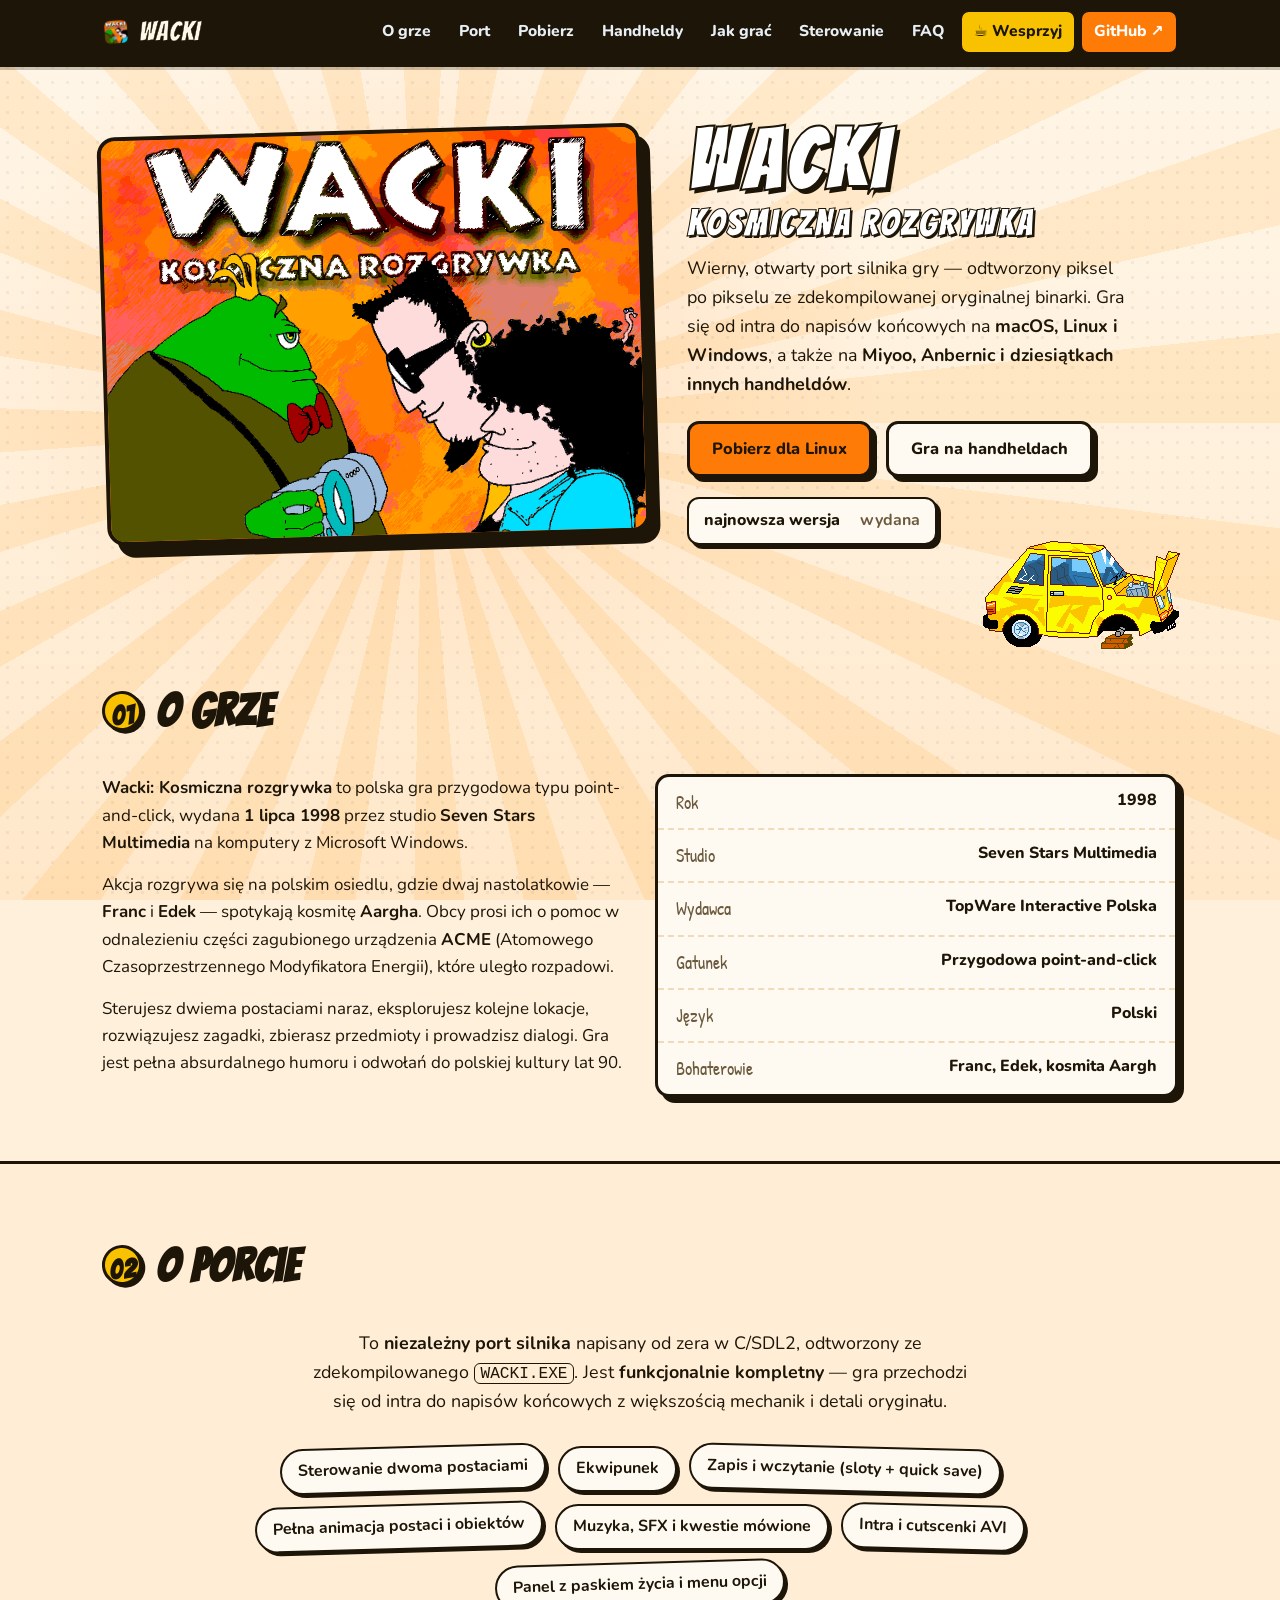
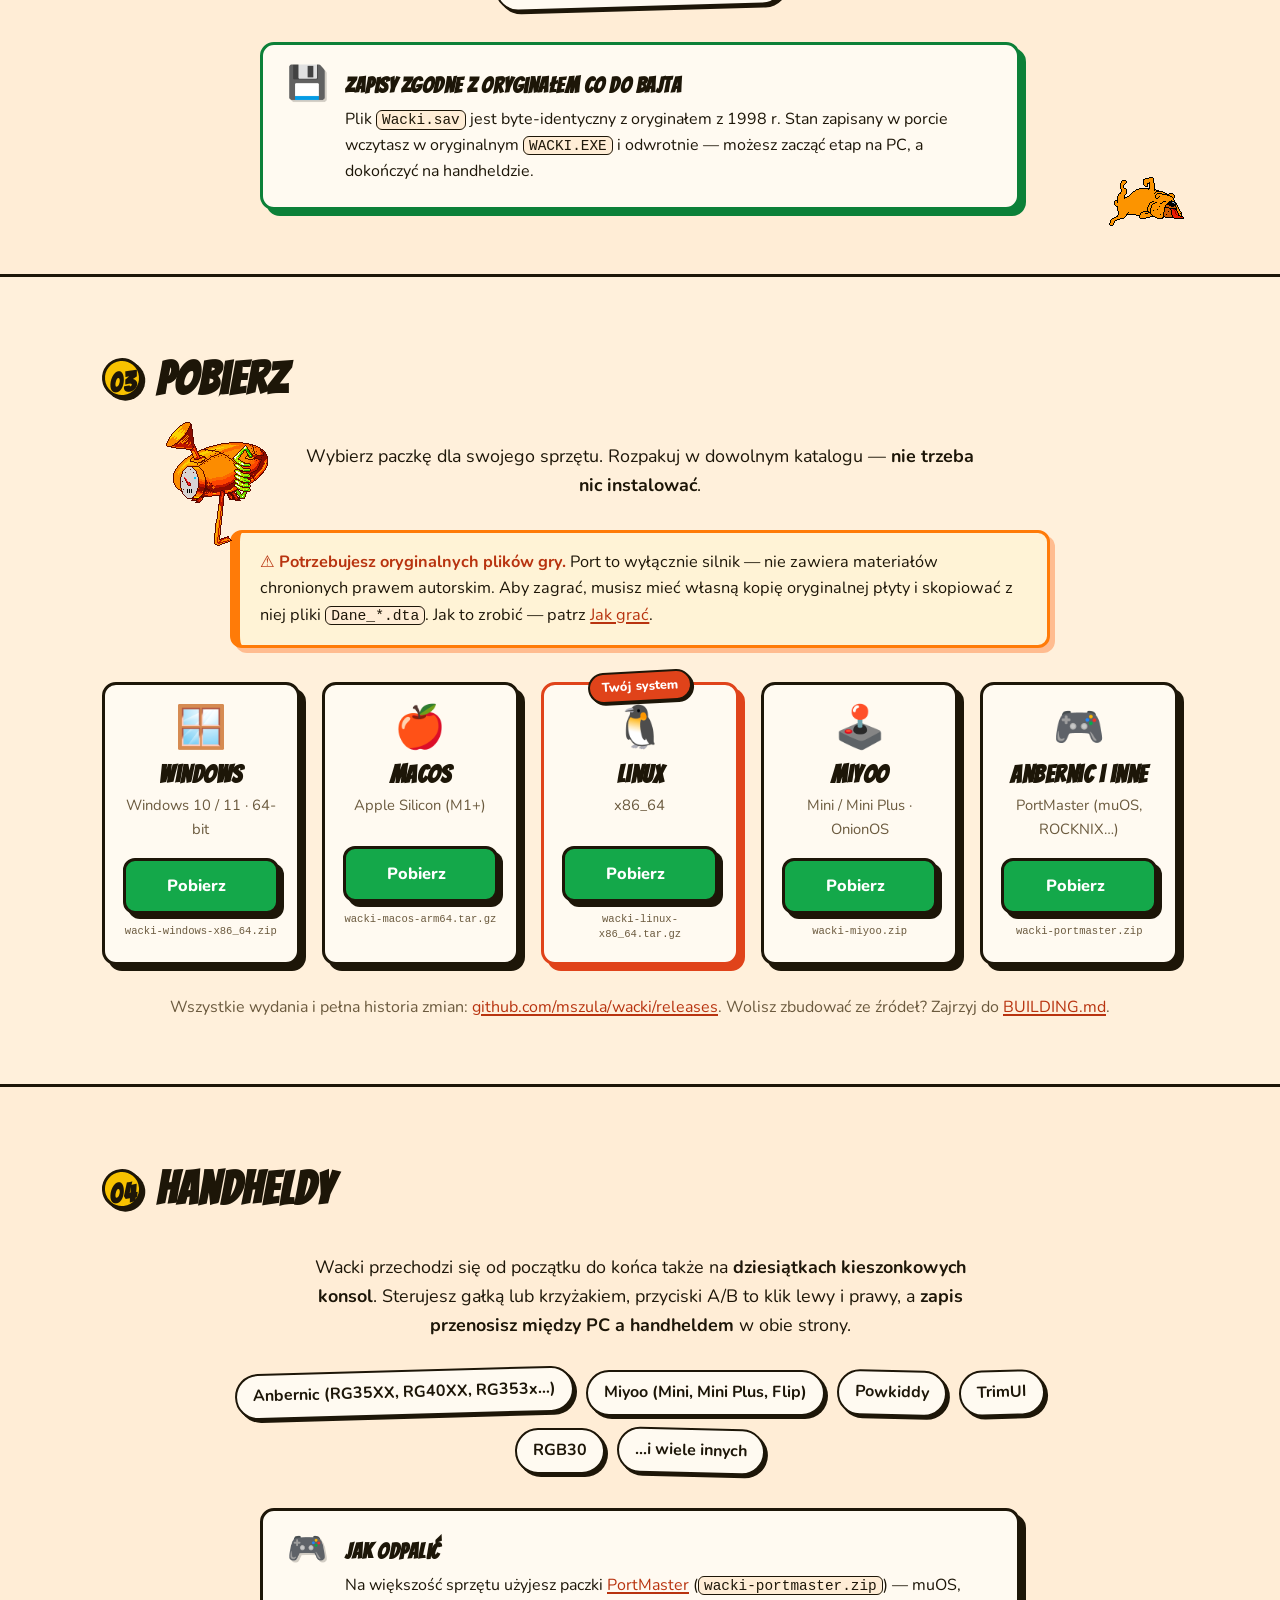
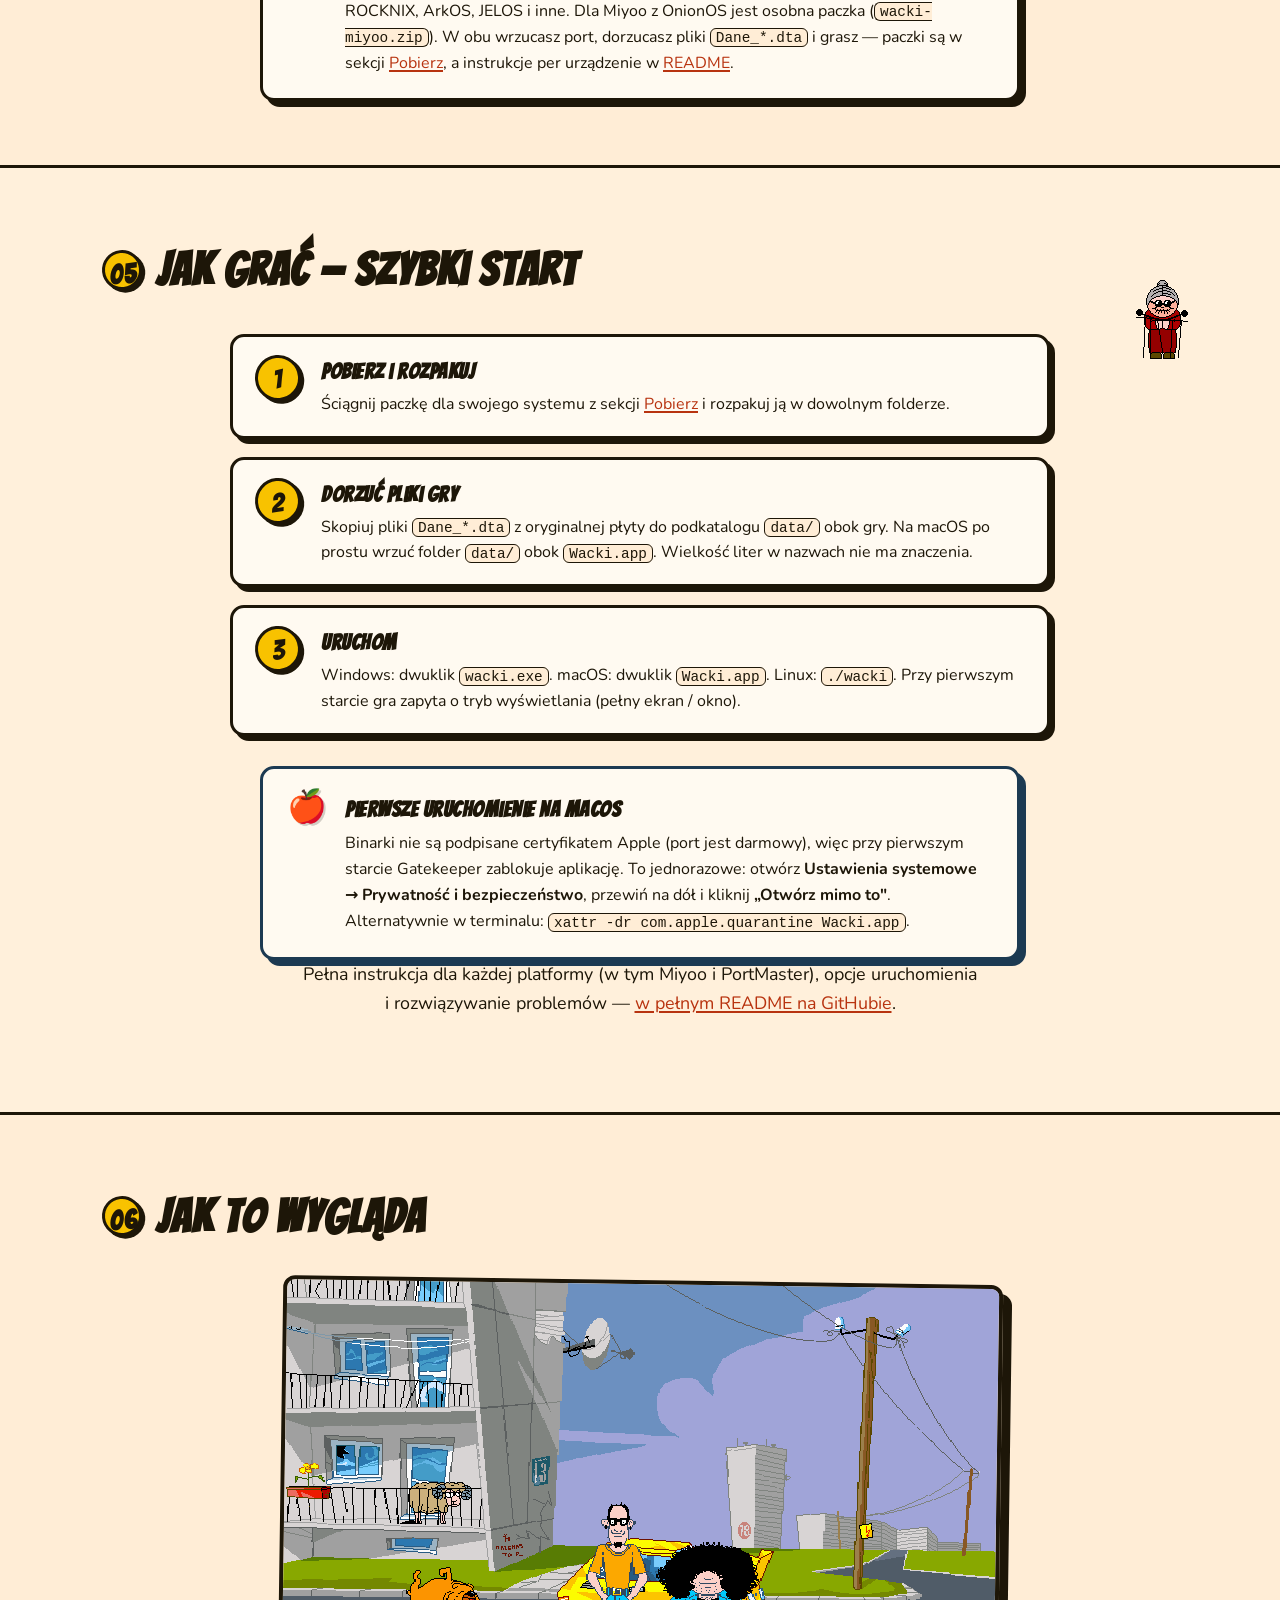
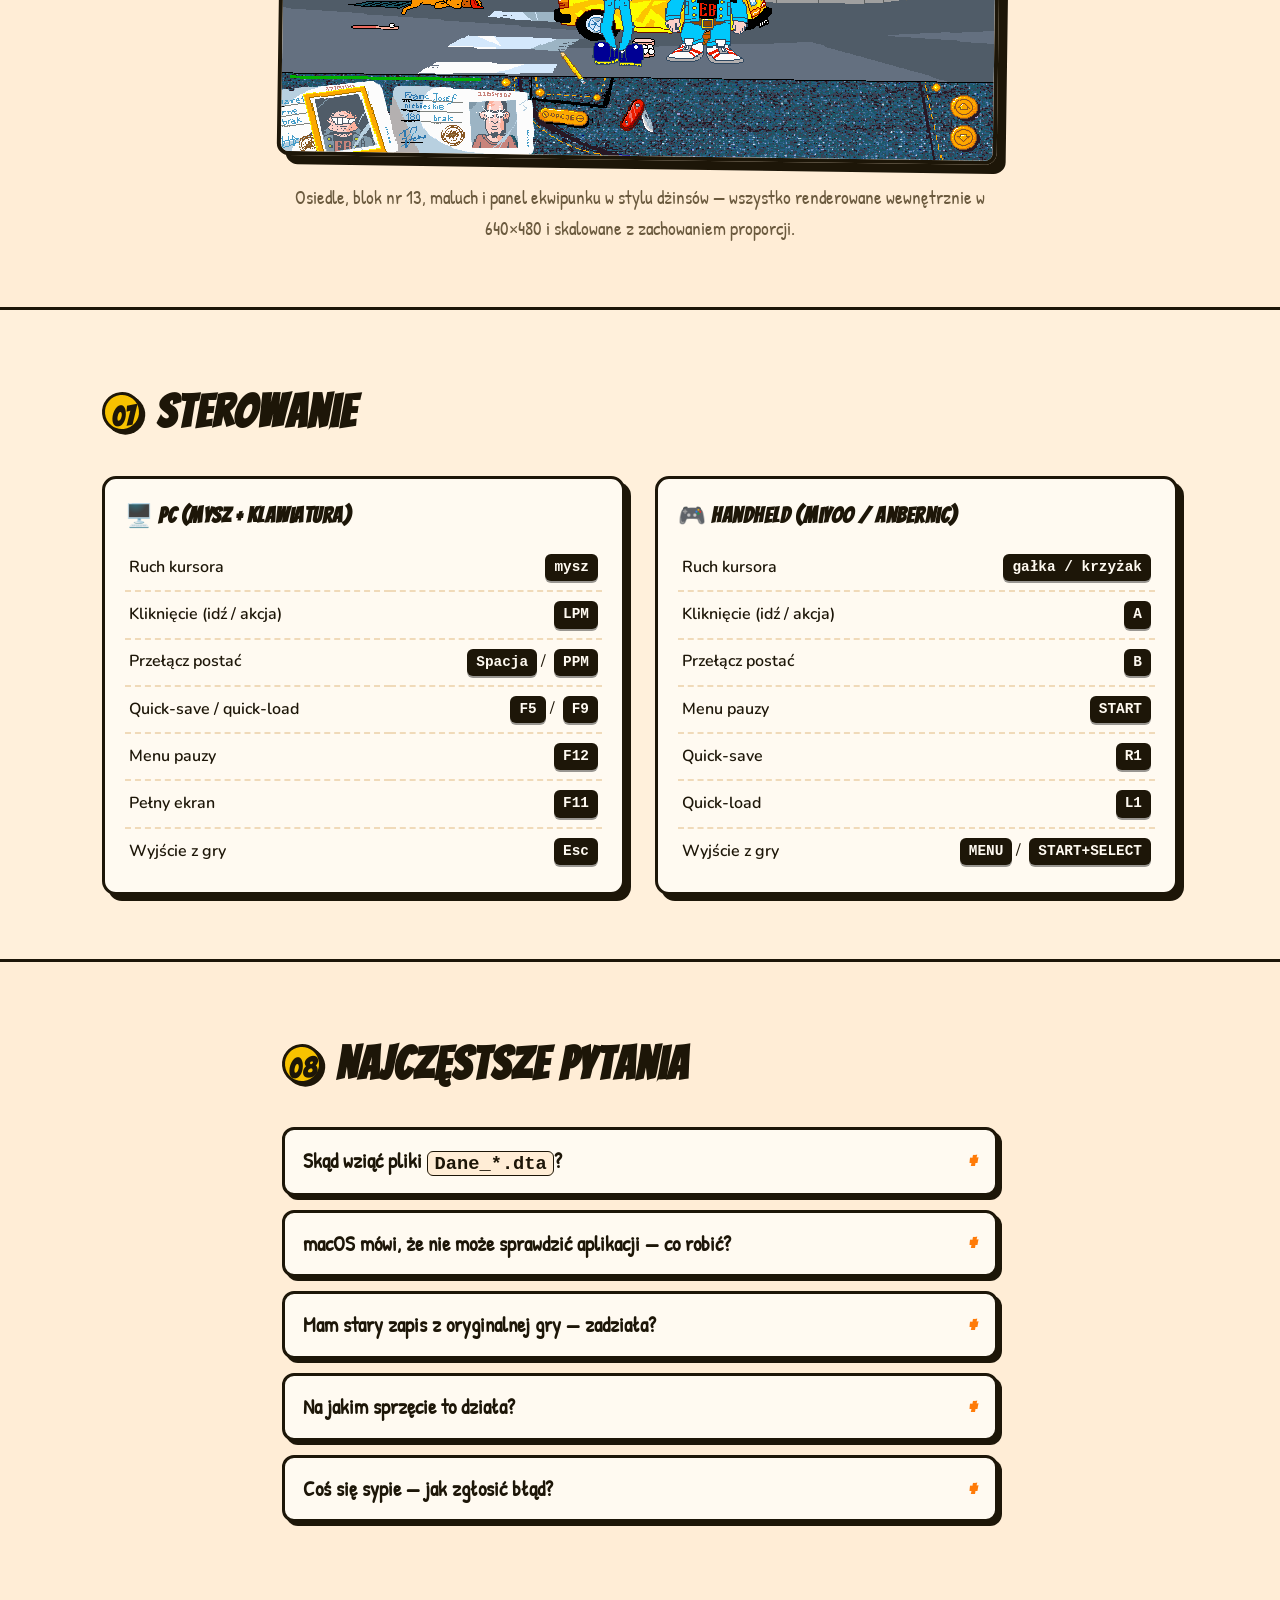
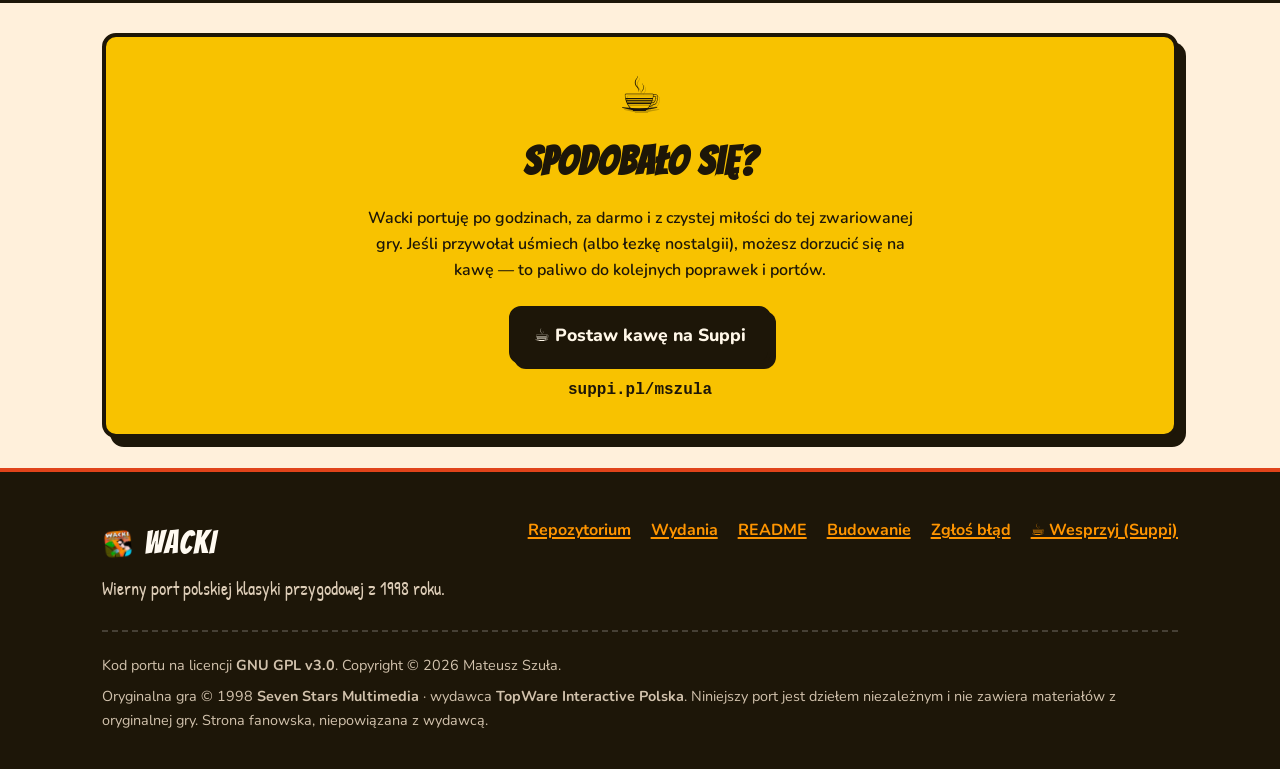
<file: website/index.html>
<!doctype html>
<html lang="pl">
  <head>
    <meta charset="utf-8" />
    <meta name="viewport" content="width=device-width, initial-scale=1" />
    <title>Wacki: Kosmiczna rozgrywka — darmowy port na PC i handheldy</title>
    <meta
      name="description"
      content="Wierny, otwarty port polskiej gry przygodowej Wacki: Kosmiczna rozgrywka (1998). Gra się od początku do końca na macOS, Linux, Windows oraz na konsolach Miyoo, Anbernic i innych (PortMaster). Pobierz za darmo."
    />
    <link rel="canonical" href="https://mszula.github.io/wacki/" />

    <meta property="og:type" content="website" />
    <meta property="og:locale" content="pl_PL" />
    <meta
      property="og:title"
      content="Wacki: Kosmiczna rozgrywka — darmowy port"
    />
    <meta
      property="og:description"
      content="Wierny port polskiej gry przygodowej z 1998 r. Gra się od początku do końca na PC i dziesiątkach handheldów. Pobierz za darmo."
    />
    <meta property="og:url" content="https://mszula.github.io/wacki/" />
    <meta property="og:image" content="assets/cover.png" />
    <meta name="twitter:card" content="summary_large_image" />

    <link
      rel="icon"
      type="image/png"
      sizes="32x32"
      href="assets/favicon-32.png"
    />
    <link
      rel="icon"
      type="image/png"
      sizes="16x16"
      href="assets/favicon-16.png"
    />
    <link rel="apple-touch-icon" href="assets/apple-touch-icon.png" />
    <meta name="theme-color" content="#e8330d" />

    <link rel="preconnect" href="https://fonts.googleapis.com" />
    <link rel="preconnect" href="https://fonts.gstatic.com" crossorigin />
    <link
      href="https://fonts.googleapis.com/css2?family=Bangers&family=Patrick+Hand&family=Nunito:wght@400;600;700;800&display=swap"
      rel="stylesheet"
    />

    <link rel="stylesheet" href="styles.css" />
  </head>
  <body>
    <header class="nav" id="top">
      <div class="nav__inner">
        <a class="nav__brand" href="#top">
          <img src="assets/favicon-32.png" alt="" width="28" height="28" />
          <span>WACKI</span>
        </a>
        <button class="nav__burger" aria-label="Menu" aria-expanded="false">
          <span></span><span></span><span></span>
        </button>
        <nav class="nav__links" aria-label="Główne">
          <a href="#o-grze">O grze</a>
          <a href="#status">Port</a>
          <a href="#pobierz">Pobierz</a>
          <a href="#handheldy">Handheldy</a>
          <a href="#start">Jak grać</a>
          <a href="#sterowanie">Sterowanie</a>
          <a href="#faq">FAQ</a>
          <a class="nav__support" href="#wesprzyj">☕ Wesprzyj</a>
          <a
            class="nav__gh"
            href="https://github.com/mszula/wacki"
            target="_blank"
            rel="noopener"
            >GitHub ↗</a
          >
        </nav>
      </div>
    </header>

    <section class="hero">
      <div class="hero__art">
        <img
          src="assets/cover.png"
          alt="Wacki: Kosmiczna rozgrywka — kosmita Aargh oraz dwaj nastolatkowie Franc i Edek"
          width="640"
          height="480"
        />
      </div>
      <div class="hero__body">
        <h1 class="hero__title">Wacki<span>Kosmiczna rozgrywka</span></h1>
        <p class="hero__lead">
          Wierny, otwarty port silnika gry — odtworzony piksel po pikselu ze
          zdekompilowanej oryginalnej binarki. Gra się od intra do napisów
          końcowych na <strong>macOS, Linux i Windows</strong>, a także na
          <strong>Miyoo, Anbernic i dziesiątkach innych handheldów</strong>.
        </p>
        <div class="hero__cta">
          <a class="btn btn--primary" id="hero-download" href="#pobierz"
            >Pobierz za darmo</a
          >
          <a class="btn btn--ghost" href="#handheldy">Gra na handheldach</a>
        </div>
        <div class="rel">
          <span class="rel__badge">najnowsza wersja</span>
          <span class="rel__ver" id="rel-ver"></span>
          <span class="rel__date">wydana <strong id="rel-date"></strong></span>
        </div>
      </div>
      <img
        class="deco deco--maluch"
        src="assets/px-maluch.png"
        alt=""
        aria-hidden="true"
      />
    </section>

    <main>
      <section class="section" id="o-grze">
        <div class="wrap">
          <h2 class="h2"><span class="h2__tag">01</span> O grze</h2>
          <div class="grid grid--2">
            <div class="prose">
              <p>
                <strong>Wacki: Kosmiczna rozgrywka</strong> to polska gra
                przygodowa typu point-and-click, wydana
                <strong>1 lipca 1998</strong> przez studio
                <strong>Seven Stars Multimedia</strong> na komputery z Microsoft
                Windows.
              </p>
              <p>
                Akcja rozgrywa się na polskim osiedlu, gdzie dwaj nastolatkowie
                —
                <strong>Franc</strong> i <strong>Edek</strong> — spotykają
                kosmitę <strong>Aargha</strong>. Obcy prosi ich o pomoc w
                odnalezieniu części zagubionego urządzenia
                <strong>ACME</strong> (Atomowego Czasoprzestrzennego
                Modyfikatora Energii), które uległo rozpadowi.
              </p>
              <p>
                Sterujesz dwiema postaciami naraz, eksplorujesz kolejne lokacje,
                rozwiązujesz zagadki, zbierasz przedmioty i prowadzisz dialogi.
                Gra jest pełna absurdalnego humoru i odwołań do polskiej kultury
                lat 90.
              </p>
            </div>
            <ul class="facts">
              <li>
                <span class="facts__k">Rok</span
                ><span class="facts__v">1998</span>
              </li>
              <li>
                <span class="facts__k">Studio</span
                ><span class="facts__v">Seven Stars Multimedia</span>
              </li>
              <li>
                <span class="facts__k">Wydawca</span
                ><span class="facts__v">TopWare Interactive Polska</span>
              </li>
              <li>
                <span class="facts__k">Gatunek</span
                ><span class="facts__v">Przygodowa point-and-click</span>
              </li>
              <li>
                <span class="facts__k">Język</span
                ><span class="facts__v">Polski</span>
              </li>
              <li>
                <span class="facts__k">Bohaterowie</span
                ><span class="facts__v">Franc, Edek, kosmita Aargh</span>
              </li>
            </ul>
          </div>
        </div>
      </section>

      <section class="section section--alt" id="status">
        <div class="wrap">
          <h2 class="h2"><span class="h2__tag">02</span> O porcie</h2>
          <p class="lead-center">
            To <strong>niezależny port silnika</strong> napisany od zera w
            C/SDL2, odtworzony ze zdekompilowanego <code>WACKI.EXE</code>. Jest
            <strong>funkcjonalnie kompletny</strong> — gra przechodzi się od
            intra do napisów końcowych z większością mechanik i detali
            oryginału.
          </p>
          <ul class="chips">
            <li>Sterowanie dwoma postaciami</li>
            <li>Ekwipunek</li>
            <li>Zapis i wczytanie (sloty + quick save)</li>
            <li>Pełna animacja postaci i obiektów</li>
            <li>Muzyka, SFX i kwestie mówione</li>
            <li>Intra i cutscenki AVI</li>
            <li>Panel z paskiem życia i menu opcji</li>
          </ul>
          <div class="callout callout--save">
            <div class="callout__icon">💾</div>
            <div>
              <h3>Zapisy zgodne z oryginałem co do bajta</h3>
              <p>
                Plik <code>Wacki.sav</code> jest byte-identyczny z oryginałem z
                1998 r. Stan zapisany w porcie wczytasz w oryginalnym
                <code>WACKI.EXE</code> i odwrotnie — możesz zacząć etap na PC, a
                dokończyć na handheldzie.
              </p>
            </div>
          </div>
          <img
            class="deco deco--pies"
            src="assets/px-pies.png"
            alt=""
            aria-hidden="true"
          />
        </div>
      </section>

      <section class="section" id="pobierz">
        <div class="wrap">
          <h2 class="h2"><span class="h2__tag">03</span> Pobierz</h2>
          <img
            class="deco deco--rocket"
            src="assets/px-rocket.png"
            alt=""
            aria-hidden="true"
          />
          <p class="lead-center">
            Wybierz paczkę dla swojego sprzętu. Rozpakuj w dowolnym katalogu —
            <strong>nie trzeba nic instalować</strong>.
          </p>

          <div class="notice">
            <strong>⚠️ Potrzebujesz oryginalnych plików gry.</strong>
            Port to wyłącznie silnik — nie zawiera materiałów chronionych prawem
            autorskim. Aby zagrać, musisz mieć własną kopię oryginalnej płyty i
            skopiować z niej pliki <code>Dane_*.dta</code>. Jak to zrobić —
            patrz <a href="#start">Jak grać</a>.
          </div>

          <div class="cards" id="download-cards">
            <article
              class="card"
              data-platform="windows"
              data-asset="wacki-windows-x86_64.zip"
            >
              <div class="card__os">🪟</div>
              <h3>Windows</h3>
              <p class="card__sub">Windows 10 / 11 · 64-bit</p>
              <a
                class="btn btn--dl"
                href="https://github.com/mszula/wacki/releases/latest/download/wacki-windows-x86_64.zip"
                >Pobierz <span class="card__size"></span
              ></a>
              <p class="card__file">wacki-windows-x86_64.zip</p>
            </article>

            <article
              class="card"
              data-platform="mac"
              data-asset="wacki-macos-arm64.tar.gz"
            >
              <div class="card__os">🍎</div>
              <h3>macOS</h3>
              <p class="card__sub">Apple Silicon (M1+)</p>
              <a
                class="btn btn--dl"
                href="https://github.com/mszula/wacki/releases/latest/download/wacki-macos-arm64.tar.gz"
                >Pobierz <span class="card__size"></span
              ></a>
              <p class="card__file">wacki-macos-arm64.tar.gz</p>
            </article>

            <article
              class="card"
              data-platform="linux"
              data-asset="wacki-linux-x86_64.tar.gz"
            >
              <div class="card__os">🐧</div>
              <h3>Linux</h3>
              <p class="card__sub">x86_64</p>
              <a
                class="btn btn--dl"
                href="https://github.com/mszula/wacki/releases/latest/download/wacki-linux-x86_64.tar.gz"
                >Pobierz <span class="card__size"></span
              ></a>
              <p class="card__file">wacki-linux-x86_64.tar.gz</p>
            </article>

            <article
              class="card"
              data-platform="miyoo"
              data-asset="wacki-miyoo.zip"
            >
              <div class="card__os">🕹️</div>
              <h3>Miyoo</h3>
              <p class="card__sub">Mini / Mini Plus · OnionOS</p>
              <a
                class="btn btn--dl"
                href="https://github.com/mszula/wacki/releases/latest/download/wacki-miyoo.zip"
                >Pobierz <span class="card__size"></span
              ></a>
              <p class="card__file">wacki-miyoo.zip</p>
            </article>

            <article
              class="card"
              data-platform="portmaster"
              data-asset="wacki-portmaster.zip"
            >
              <div class="card__os">🎮</div>
              <h3>Anbernic i inne</h3>
              <p class="card__sub">PortMaster (muOS, ROCKNIX…)</p>
              <a
                class="btn btn--dl"
                href="https://github.com/mszula/wacki/releases/latest/download/wacki-portmaster.zip"
                >Pobierz <span class="card__size"></span
              ></a>
              <p class="card__file">wacki-portmaster.zip</p>
            </article>
          </div>

          <p class="cards__foot">
            Wszystkie wydania i pełna historia zmian:
            <a
              href="https://github.com/mszula/wacki/releases"
              target="_blank"
              rel="noopener"
              >github.com/mszula/wacki/releases</a
            >. Wolisz zbudować ze źródeł? Zajrzyj do
            <a
              href="https://github.com/mszula/wacki/blob/master/BUILDING.md"
              target="_blank"
              rel="noopener"
              >BUILDING.md</a
            >.
          </p>
        </div>
      </section>

      <section class="section section--alt" id="handheldy">
        <div class="wrap">
          <h2 class="h2"><span class="h2__tag">04</span> Handheldy</h2>
          <p class="lead-center">
            Wacki przechodzi się od początku do końca także na
            <strong>dziesiątkach kieszonkowych konsol</strong>. Sterujesz gałką
            lub krzyżakiem, przyciski A/B to klik lewy i prawy, a
            <strong>zapis przenosisz między PC a handheldem</strong>
            w obie strony.
          </p>

          <ul class="chips">
            <li>Anbernic (RG35XX, RG40XX, RG353x…)</li>
            <li>Miyoo (Mini, Mini Plus, Flip)</li>
            <li>Powkiddy</li>
            <li>TrimUI</li>
            <li>RGB30</li>
            <li>…i wiele innych</li>
          </ul>

          <div class="callout">
            <div class="callout__icon">🎮</div>
            <div>
              <h3>Jak odpalić</h3>
              <p>
                Na większość sprzętu użyjesz paczki
                <a
                  href="https://portmaster.games/"
                  target="_blank"
                  rel="noopener"
                  >PortMaster</a
                >
                (<code>wacki-portmaster.zip</code>) — muOS, ROCKNIX, ArkOS,
                JELOS i inne. Dla Miyoo z OnionOS jest osobna paczka
                (<code>wacki-miyoo.zip</code>). W obu wrzucasz port, dorzucasz
                pliki <code>Dane_*.dta</code> i grasz — paczki są w sekcji
                <a href="#pobierz">Pobierz</a>, a instrukcje per urządzenie w
                <a
                  href="https://github.com/mszula/wacki/blob/master/README.md"
                  target="_blank"
                  rel="noopener"
                  >README</a
                >.
              </p>
            </div>
          </div>
        </div>
      </section>

      <section class="section" id="start">
        <div class="wrap">
          <h2 class="h2">
            <span class="h2__tag">05</span> Jak grać — szybki start
          </h2>
          <img
            class="deco deco--babcia"
            src="assets/px-babcia.png"
            alt=""
            aria-hidden="true"
          />
          <ol class="steps">
            <li class="step">
              <div class="step__n">1</div>
              <div>
                <h3>Pobierz i rozpakuj</h3>
                <p>
                  Ściągnij paczkę dla swojego systemu z sekcji
                  <a href="#pobierz">Pobierz</a> i rozpakuj ją w dowolnym
                  folderze.
                </p>
              </div>
            </li>
            <li class="step">
              <div class="step__n">2</div>
              <div>
                <h3>Dorzuć pliki gry</h3>
                <p>
                  Skopiuj pliki <code>Dane_*.dta</code> z oryginalnej płyty do
                  podkatalogu <code>data/</code> obok gry. Na macOS po prostu
                  wrzuć folder <code>data/</code> obok <code>Wacki.app</code>.
                  Wielkość liter w nazwach nie ma znaczenia.
                </p>
              </div>
            </li>
            <li class="step">
              <div class="step__n">3</div>
              <div>
                <h3>Uruchom</h3>
                <p>
                  Windows: dwuklik <code>wacki.exe</code>. macOS: dwuklik
                  <code>Wacki.app</code>. Linux: <code>./wacki</code>. Przy
                  pierwszym starcie gra zapyta o tryb wyświetlania (pełny ekran
                  / okno).
                </p>
              </div>
            </li>
          </ol>

          <div class="callout callout--mac">
            <div class="callout__icon">🍎</div>
            <div>
              <h3>Pierwsze uruchomienie na macOS</h3>
              <p>
                Binarki nie są podpisane certyfikatem Apple (port jest darmowy),
                więc przy pierwszym starcie Gatekeeper zablokuje aplikację. To
                jednorazowe: otwórz
                <strong
                  >Ustawienia systemowe → Prywatność i bezpieczeństwo</strong
                >, przewiń na dół i kliknij <strong>„Otwórz mimo to"</strong>.
                Alternatywnie w terminalu:
                <code>xattr -dr com.apple.quarantine Wacki.app</code>.
              </p>
            </div>
          </div>

          <p class="lead-center">
            Pełna instrukcja dla każdej platformy (w tym Miyoo i PortMaster),
            opcje uruchomienia i rozwiązywanie problemów —
            <a
              href="https://github.com/mszula/wacki/blob/master/README.md"
              target="_blank"
              rel="noopener"
              >w pełnym README na GitHubie</a
            >.
          </p>
        </div>
      </section>

      <section class="section section--alt" id="galeria">
        <div class="wrap">
          <h2 class="h2"><span class="h2__tag">06</span> Jak to wygląda</h2>
          <figure class="shot">
            <img
              src="assets/screenshot-gameplay.png"
              alt="Zrzut ekranu z gry: osiedle z blokiem nr 13, żółty maluch, Franc i Edek na jezdni, panel ekwipunku w stylu dżinsów na dole"
              width="640"
              height="480"
              loading="lazy"
            />
            <figcaption>
              Osiedle, blok nr 13, maluch i panel ekwipunku w stylu dżinsów —
              wszystko renderowane wewnętrznie w 640×480 i skalowane z
              zachowaniem proporcji.
            </figcaption>
          </figure>
        </div>
      </section>

      <section class="section" id="sterowanie">
        <div class="wrap">
          <h2 class="h2"><span class="h2__tag">07</span> Sterowanie</h2>
          <div class="grid grid--2">
            <div class="ctrl">
              <h3 class="ctrl__h">🖥️ PC (mysz + klawiatura)</h3>
              <table class="ktab">
                <tbody>
                  <tr>
                    <td>Ruch kursora</td>
                    <td><kbd>mysz</kbd></td>
                  </tr>
                  <tr>
                    <td>Kliknięcie (idź / akcja)</td>
                    <td><kbd>LPM</kbd></td>
                  </tr>
                  <tr>
                    <td>Przełącz postać</td>
                    <td><kbd>Spacja</kbd> / <kbd>PPM</kbd></td>
                  </tr>
                  <tr>
                    <td>Quick-save / quick-load</td>
                    <td><kbd>F5</kbd> / <kbd>F9</kbd></td>
                  </tr>
                  <tr>
                    <td>Menu pauzy</td>
                    <td><kbd>F12</kbd></td>
                  </tr>
                  <tr>
                    <td>Pełny ekran</td>
                    <td><kbd>F11</kbd></td>
                  </tr>
                  <tr>
                    <td>Wyjście z gry</td>
                    <td><kbd>Esc</kbd></td>
                  </tr>
                </tbody>
              </table>
            </div>
            <div class="ctrl">
              <h3 class="ctrl__h">🎮 Handheld (Miyoo / Anbernic)</h3>
              <table class="ktab">
                <tbody>
                  <tr>
                    <td>Ruch kursora</td>
                    <td><kbd>gałka / krzyżak</kbd></td>
                  </tr>
                  <tr>
                    <td>Kliknięcie (idź / akcja)</td>
                    <td><kbd>A</kbd></td>
                  </tr>
                  <tr>
                    <td>Przełącz postać</td>
                    <td><kbd>B</kbd></td>
                  </tr>
                  <tr>
                    <td>Menu pauzy</td>
                    <td><kbd>START</kbd></td>
                  </tr>
                  <tr>
                    <td>Quick-save</td>
                    <td><kbd>R1</kbd></td>
                  </tr>
                  <tr>
                    <td>Quick-load</td>
                    <td><kbd>L1</kbd></td>
                  </tr>
                  <tr>
                    <td>Wyjście z gry</td>
                    <td><kbd>MENU</kbd> / <kbd>START+SELECT</kbd></td>
                  </tr>
                </tbody>
              </table>
            </div>
          </div>
        </div>
      </section>

      <section class="section section--alt" id="faq">
        <div class="wrap wrap--narrow">
          <h2 class="h2">
            <span class="h2__tag">08</span> Najczęstsze pytania
          </h2>

          <details class="faq">
            <summary>Skąd wziąć pliki <code>Dane_*.dta</code>?</summary>
            <p>
              Z własnej, oryginalnej płyty z grą
              <em>Wacki: Kosmiczna rozgrywka</em>. Port nie zawiera i nie
              rozprowadza materiałów z gry — to silnik, do którego podajesz
              własne dane. Pliki znajdziesz w głównym katalogu płyty.
            </p>
          </details>

          <details class="faq">
            <summary>
              macOS mówi, że nie może sprawdzić aplikacji — co robić?
            </summary>
            <p>
              To normalne dla niepodpisanych, darmowych aplikacji. Otwórz
              <strong>Ustawienia systemowe → Prywatność i bezpieczeństwo</strong
              >, przewiń na dół i kliknij <strong>„Otwórz mimo to"</strong>.
              Albo w terminalu:
              <code>xattr -dr com.apple.quarantine Wacki.app</code>. Blokada
              jest jednorazowa.
            </p>
          </details>

          <details class="faq">
            <summary>Mam stary zapis z oryginalnej gry — zadziała?</summary>
            <p>
              Tak! Format <code>Wacki.sav</code> jest byte-identyczny z
              oryginałem z 1998 r. Zapisy działają w obie strony — z oryginału
              do portu i z portu z powrotem do <code>WACKI.EXE</code>.
            </p>
          </details>

          <details class="faq">
            <summary>Na jakim sprzęcie to działa?</summary>
            <p>
              Na PC: macOS (Apple Silicon), Linux x86_64, Windows 10/11. Na
              handheldach: Miyoo Mini / Mini Plus (OnionOS) oraz — przez
              PortMaster — Anbernic (RG35XX, RG40XX, RG353x i wiele innych),
              Powkiddy, TrimUI, RGB30, Miyoo Flip i dziesiątki kolejnych
              urządzeń.
            </p>
          </details>

          <details class="faq">
            <summary>Coś się sypie — jak zgłosić błąd?</summary>
            <p>
              Otwórz zgłoszenie na
              <a
                href="https://github.com/mszula/wacki/issues/new/choose"
                target="_blank"
                rel="noopener"
                >GitHubie</a
              >. Dołącz wersję portu, platformę i — jeśli to błąd wizualny —
              zrzut ekranu. Szczegóły (gdzie znaleźć <code>wacki.log</code>) są
              w README.
            </p>
          </details>
        </div>
      </section>

      <section class="support" id="wesprzyj">
        <div class="support__inner">
          <span class="support__mug" aria-hidden="true">☕</span>
          <h2 class="support__h">Spodobało się?</h2>
          <p class="support__p">
            Wacki portuję po godzinach, za darmo i z czystej miłości do tej
            zwariowanej gry. Jeśli przywołał uśmiech (albo łezkę nostalgii),
            możesz dorzucić się na kawę — to paliwo do kolejnych poprawek i
            portów.
          </p>
          <a
            class="btn support__btn"
            href="https://suppi.pl/mszula"
            target="_blank"
            rel="noopener"
            >☕ Postaw kawę na Suppi</a
          >
          <p class="support__url">suppi.pl/mszula</p>
        </div>
      </section>
    </main>

    <footer class="footer">
      <div class="wrap">
        <div class="footer__grid">
          <div>
            <div class="footer__brand">
              <img src="assets/favicon-32.png" alt="" width="32" height="32" />
              <span>WACKI</span>
            </div>
            <p class="footer__tag">
              Wierny port polskiej klasyki przygodowej z 1998 roku.
            </p>
          </div>
          <nav class="footer__links" aria-label="Stopka">
            <a
              href="https://github.com/mszula/wacki"
              target="_blank"
              rel="noopener"
              >Repozytorium</a
            >
            <a
              href="https://github.com/mszula/wacki/releases"
              target="_blank"
              rel="noopener"
              >Wydania</a
            >
            <a
              href="https://github.com/mszula/wacki/blob/master/README.md"
              target="_blank"
              rel="noopener"
              >README</a
            >
            <a
              href="https://github.com/mszula/wacki/blob/master/BUILDING.md"
              target="_blank"
              rel="noopener"
              >Budowanie</a
            >
            <a
              href="https://github.com/mszula/wacki/issues/new/choose"
              target="_blank"
              rel="noopener"
              >Zgłoś błąd</a
            >
            <a href="https://suppi.pl/mszula" target="_blank" rel="noopener"
              >☕ Wesprzyj (Suppi)</a
            >
          </nav>
        </div>
        <div class="footer__legal">
          <p>
            Kod portu na licencji <strong>GNU GPL v3.0</strong>. Copyright ©
            2026 Mateusz Szuła.
          </p>
          <p>
            Oryginalna gra © 1998 <strong>Seven Stars Multimedia</strong> ·
            wydawca <strong>TopWare Interactive Polska</strong>. Niniejszy port
            jest dziełem niezależnym i nie zawiera materiałów z oryginalnej gry.
            Strona fanowska, niepowiązana z wydawcą.
          </p>
        </div>
      </div>
    </footer>

    <a href="#top" class="totop" aria-label="Na górę">↑</a>

    <script src="main.js"></script>
  </body>
</html>
</file>
<file: website/styles.css>
:root {

  --ink: #1d1608;
  --ink-soft: #6b5a3e;

  --bg-top: #fff6e8;
  --bg: #fff0db;
  --bg-deep: #ffe7c9;

  --paper: #fffaf1;
  --paper-2: #ffedd6;
  --paper-line: #f0dab9;

  --orange: #ff7b08;
  --orange-2: #ff9500;
  --red: #e0431a;
  --red-deep: #b8330f;
  --green: #14a84a;
  --green-deep: #0c8038;
  --navy: #1c3a52;

  --yellow: #f8c200;
  --yellow-2: #ffd83a;

  --shadow: #1d1608;
  --radius: 14px;
  --maxw: 1120px;

  --font-display: "Bangers", "Patrick Hand", system-ui, sans-serif;
  --font-hand: "Patrick Hand", "Comic Sans MS", system-ui, cursive;
  --font-body:
    "Nunito", system-ui, -apple-system, "Segoe UI", Roboto, sans-serif;
}

*,
*::before,
*::after {
  cursor:
    url("assets/cursor-pencil.png") 0 0,
    auto;
  cursor:
    image-set(
        url("assets/cursor-pencil.png") 1x,
        url("assets/cursor-pencil@2x.png") 2x
      )
      0 0,
    auto;
}
a,
button,
summary,
.btn,
.card,
label,
[role="button"] {
  cursor:
    url("assets/cursor-pencil.png") 0 0,
    pointer;
  cursor:
    image-set(
        url("assets/cursor-pencil.png") 1x,
        url("assets/cursor-pencil@2x.png") 2x
      )
      0 0,
    pointer;
}

@media (hover: hover) and (pointer: fine) {
  body.has-cursor,
  body.has-cursor * {
    cursor: none !important;
  }
}
.cursor {
  position: fixed;
  left: 0;
  top: 0;
  z-index: 9999;
  width: 32px;
  height: 40px;
  pointer-events: none;
  display: none;
  background: url("assets/cursor-pencil-sheet.png") 0 0 / 640px 40px no-repeat;
  image-rendering: pixelated;
  will-change: transform;
}
.cursor.is-anim {
  animation: pencil-cycle 0.85s steps(20) infinite;
}
@keyframes pencil-cycle {
  to {
    background-position: -640px 0;
  }
}
@media (prefers-reduced-motion: reduce) {
  .cursor.is-anim {
    animation: none;
  }
}

* {
  box-sizing: border-box;
  margin: 0;
  padding: 0;
}

html {
  scroll-behavior: smooth;
  scroll-padding-top: 78px;
}

body {
  font-family: var(--font-body);
  color: var(--ink);
  line-height: 1.62;

  background-color: var(--bg);
  background-image:
    radial-gradient(rgba(29, 22, 8, 0.055) 1.4px, transparent 1.7px),
    repeating-conic-gradient(
      from 6deg at 33% 47%,
      rgba(255, 149, 0, 0.12) 0deg 6deg,
      rgba(255, 149, 0, 0) 6deg 13deg
    ),
    radial-gradient(
      58% 68% at 33% 40%,
      rgba(255, 123, 8, 0.16),
      transparent 62%
    ),
    linear-gradient(
      180deg,
      var(--bg-top) 0%,
      var(--bg) 55%,
      var(--bg-deep) 100%
    );
  background-size:
    15px 15px,
    auto,
    auto,
    auto;
  background-repeat: repeat, no-repeat, no-repeat, no-repeat;
  background-position:
    0 0,
    center,
    center,
    center;
  background-attachment: fixed;
  -webkit-font-smoothing: antialiased;
  text-rendering: optimizeLegibility;
}

img {
  max-width: 100%;
  display: block;
}

a {
  color: var(--red-deep);
  text-decoration-thickness: 2px;
  text-underline-offset: 2px;
}
a:hover {
  color: var(--orange);
}

code,
kbd {
  font-family: ui-monospace, "SFMono-Regular", Menlo, Consolas, monospace;
  font-size: 0.9em;
}
code {
  background: var(--paper-2);
  border: 1.5px solid var(--ink);
  border-radius: 6px;
  padding: 0.04em 0.35em;
  overflow-wrap: anywhere;
}

.wrap {
  position: relative;
  max-width: var(--maxw);
  margin-inline: auto;
  padding-inline: 22px;
}
.wrap--narrow {
  max-width: 760px;
}

.nav {
  position: sticky;
  top: 0;
  z-index: 50;
  background: var(--ink);
  border-bottom: 3px solid var(--ink);
  box-shadow: 0 3px 0 rgba(29, 22, 8, 0.22);
}
.nav__inner {
  max-width: var(--maxw);
  margin-inline: auto;
  padding: 10px 22px;
  display: flex;
  align-items: center;
  gap: 18px;
}
.nav__brand {
  display: flex;
  align-items: center;
  gap: 9px;
  font-family: var(--font-display);
  font-size: 1.7rem;
  letter-spacing: 1px;
  color: #fff7e8;
  text-decoration: none;
  -webkit-text-stroke: 0.4px var(--ink);
}
.nav__brand img {
  transform: rotate(-4deg);
}
.nav__links {
  margin-left: auto;
  display: flex;
  align-items: center;
  gap: 4px;
  flex-wrap: wrap;
}
.nav__links a {
  font-weight: 800;
  color: #e7eef4;
  text-decoration: none;
  padding: 7px 12px;
  border-radius: 9px;
  font-size: 0.98rem;
}
.nav__links a:hover {
  background: var(--orange);
  color: var(--ink);
}
.nav__gh {
  background: var(--orange);
  color: #fff !important;
  border: 2px solid var(--ink);
}
.nav__gh:hover {
  background: var(--red) !important;
  border-color: var(--ink);
}

.nav__burger {
  display: none;
  margin-left: auto;
  width: 44px;
  height: 38px;
  background: var(--orange);
  border: 2.5px solid var(--ink);
  border-radius: 9px;
  flex-direction: column;
  justify-content: center;
  align-items: center;
  gap: 4px;
}
.nav__burger span {
  width: 20px;
  height: 2.6px;
  background: var(--ink);
  border-radius: 2px;
}

.hero {
  position: relative;
  display: grid;
  grid-template-columns: 1.05fr 0.95fr;
  gap: 42px;
  align-items: center;
  max-width: var(--maxw);
  margin-inline: auto;
  padding: 56px 22px 64px;
}
.hero__art {
  position: relative;
  border: 4px solid var(--ink);
  border-radius: 18px;
  box-shadow: 10px 12px 0 var(--shadow);
  overflow: hidden;
  transform: rotate(-1.6deg);
  background: var(--orange);
}
.hero__art img {
  width: 100%;
  height: auto;
}
.hero__title {
  font-family: var(--font-display);
  font-size: clamp(3rem, 7vw, 5.2rem);
  line-height: 0.92;
  letter-spacing: 6px;
  color: #fff;
  -webkit-text-stroke: 2px var(--ink);
  text-shadow: 4px 4px 0 var(--ink);
  margin-bottom: 14px;
}
.hero__title span {
  display: block;
  font-family: var(--font-display);
  font-size: 0.42em;
  color: #fff;
  letter-spacing: 3px;
  -webkit-text-stroke: 1px var(--ink);
  text-shadow: 2px 2px 0 var(--ink);
  margin-top: 8px;
}
.hero__lead {
  font-size: 1.12rem;
  max-width: 40ch;
  margin-bottom: 22px;
}
.hero__cta {
  display: flex;
  flex-wrap: wrap;
  gap: 14px;
  margin-bottom: 20px;
}

.rel {
  display: inline-flex;
  align-items: center;
  flex-wrap: wrap;
  gap: 8px 10px;
  background: var(--paper);
  border: 2.5px solid var(--ink);
  border-radius: 12px;
  box-shadow: 4px 4px 0 var(--shadow);
  padding: 9px 15px;
}
.rel__badge {
  font-weight: 800;
  color: var(--ink);
}
.rel__ver {
  font-family: var(--font-display);
  letter-spacing: 1px;
  font-size: 1.4rem;
  color: var(--red-deep);
}
.rel__date {
  font-weight: 700;
  color: var(--ink-soft);
}
.rel__date strong {
  color: var(--ink);
}

.btn {
  display: inline-flex;
  align-items: center;
  gap: 8px;
  font-family: var(--font-body);
  font-weight: 800;
  font-size: 1.02rem;
  text-decoration: none;
  color: var(--ink);
  padding: 12px 22px;
  border: 3px solid var(--ink);
  border-radius: 12px;
  background: var(--paper);
  box-shadow: 5px 5px 0 var(--shadow);
  transition:
    transform 0.08s ease,
    box-shadow 0.08s ease,
    background 0.15s;
}
.btn:hover {
  transform: translate(-2px, -2px);
  box-shadow: 7px 7px 0 var(--shadow);
  color: var(--ink);
}
.btn:active {
  transform: translate(3px, 3px);
  box-shadow: 1px 1px 0 var(--shadow);
}
.btn--primary {
  background: var(--orange);
  color: var(--ink);
}
.btn--primary:hover {
  background: var(--orange-2);
  color: var(--ink);
}
.btn--ghost {
  background: var(--paper);
}
.btn--dl {
  background: var(--green);
  color: #fff;
  width: 100%;
  justify-content: center;
}
.btn--dl:hover {
  background: var(--green-deep);
  color: #fff;
}
.btn--dl .card__size {
  font-weight: 700;
  opacity: 0.9;
  font-size: 0.9em;
}

.section {
  position: relative;
  padding: 64px 0;
}
.section--alt {

  background: var(--paper-2);
  border-top: 3px solid var(--ink);
  border-bottom: 3px solid var(--ink);
}
.h2 {
  font-family: var(--font-display);
  font-size: clamp(2rem, 4.5vw, 2.9rem);
  letter-spacing: 1px;
  color: var(--ink);
  margin-bottom: 26px;
  display: flex;
  align-items: center;
  gap: 14px;
}
.h2__tag {
  display: inline-grid;
  place-items: center;
  width: 1.5em;
  height: 1.5em;
  font-size: 0.58em;
  background: var(--yellow);
  color: var(--ink);
  border: 3px solid var(--ink);
  border-radius: 50%;
  box-shadow: 3px 3px 0 var(--shadow);
  transform: rotate(-6deg);
}
.lead-center {
  max-width: 62ch;
  margin: 0 auto 30px;
  text-align: center;
  font-size: 1.12rem;
}
.prose p {
  margin-bottom: 14px;
  font-size: 1.06rem;
}

.grid {
  display: grid;
  gap: 30px;
}
.grid--2 {
  grid-template-columns: 1fr 1fr;
  align-items: start;
}

.facts {
  list-style: none;
  background: var(--paper);
  border: 3px solid var(--ink);
  border-radius: var(--radius);
  box-shadow: 6px 6px 0 var(--shadow);
  overflow: hidden;
}
.facts li {
  display: flex;
  justify-content: space-between;
  gap: 16px;
  padding: 11px 18px;
  border-bottom: 2px dashed var(--paper-line);
}
.facts li:last-child {
  border-bottom: 0;
}
.facts__k {
  font-family: var(--font-hand);
  font-size: 1.12rem;
  color: var(--ink-soft);
}
.facts__v {
  font-weight: 800;
  text-align: right;
}

.chips {
  list-style: none;
  display: flex;
  flex-wrap: wrap;
  gap: 12px;
  justify-content: center;
  margin: 8px auto 34px;
  max-width: 880px;
}
.chips li {
  background: var(--paper);
  font-weight: 700;
  border: 2.5px solid var(--ink);
  border-radius: 999px;
  padding: 8px 16px;
  box-shadow: 3px 3px 0 var(--shadow);
}
.chips li:nth-child(3n) {
  transform: rotate(1.4deg);
}
.chips li:nth-child(3n + 1) {
  transform: rotate(-1.6deg);
}

.callout {
  display: flex;
  gap: 18px;
  align-items: flex-start;
  max-width: 760px;
  margin: 0 auto;
  background: var(--paper);
  border: 3px solid var(--ink);
  border-radius: var(--radius);
  box-shadow: 6px 6px 0 var(--shadow);
  padding: 22px 24px;
}
.callout__icon {
  font-size: 2rem;
  line-height: 1;
  flex-shrink: 0;
  filter: drop-shadow(2px 2px 0 rgba(31, 24, 19, 0.2));
}
.callout h3 {
  font-family: var(--font-display);
  letter-spacing: 0.5px;
  font-size: 1.4rem;
  margin-bottom: 4px;
}
.callout--save {
  border-color: var(--green-deep);
  box-shadow: 6px 6px 0 var(--green-deep);
}
.callout--mac {
  margin-top: 30px;
  border-color: var(--navy);
  box-shadow: 6px 6px 0 var(--navy);
}

.notice {
  max-width: 820px;
  margin: 0 auto 34px;
  background: #fff3d6;
  border: 3px solid var(--orange);
  border-left-width: 10px;
  border-radius: 12px;
  box-shadow: 5px 5px 0 rgba(255, 111, 31, 0.4);
  padding: 16px 20px;
  font-size: 1.02rem;
}
.notice strong {
  color: var(--red-deep);
}

.cards {
  display: grid;
  gap: 22px;
  grid-template-columns: repeat(auto-fit, minmax(190px, 1fr));
}
.card {
  position: relative;
  text-align: center;
  background: var(--paper);
  border: 3px solid var(--ink);
  border-radius: var(--radius);
  box-shadow: 6px 6px 0 var(--shadow);
  padding: 22px 18px 20px;
  transition:
    transform 0.1s ease,
    box-shadow 0.1s ease;
}
.card:hover {
  transform: translateY(-4px);
  box-shadow: 6px 10px 0 var(--shadow);
}
.card--recommended {
  border-color: var(--red);
  box-shadow: 6px 6px 0 var(--red);
}
.card--recommended::after {
  content: "Twój system";
  position: absolute;
  top: -14px;
  left: 50%;
  transform: translateX(-50%) rotate(-3deg);
  background: var(--red);
  color: #fff;
  font-weight: 800;
  font-size: 0.8rem;
  padding: 3px 12px;
  border: 2.5px solid var(--ink);
  border-radius: 999px;
  box-shadow: 2px 2px 0 var(--shadow);
  white-space: nowrap;
}
.card__os {
  font-size: 2.6rem;
  line-height: 1;
  margin-bottom: 6px;
}
.card h3 {
  font-family: var(--font-display);
  letter-spacing: 0.5px;
  font-size: 1.55rem;
}
.card__sub {
  color: var(--ink-soft);
  font-size: 0.92rem;
  margin-bottom: 16px;
  min-height: 2.4em;
}
.card__file {
  font-family: ui-monospace, monospace;
  font-size: 0.66rem;
  color: var(--ink-soft);
  margin-top: 10px;
  word-break: normal;
  overflow-wrap: break-word;
  line-height: 1.4;
}
.cards__foot {
  text-align: center;
  margin-top: 30px;
  color: var(--ink-soft);
}

.steps {
  list-style: none;
  display: grid;
  gap: 18px;
  max-width: 820px;
  margin: 0 auto;
}
.step {
  display: flex;
  gap: 20px;
  align-items: flex-start;
  background: var(--paper);
  border: 3px solid var(--ink);
  border-radius: var(--radius);
  box-shadow: 5px 5px 0 var(--shadow);
  padding: 18px 22px;
}
.step__n {
  flex-shrink: 0;
  width: 46px;
  height: 46px;
  display: grid;
  place-items: center;
  font-family: var(--font-display);
  font-size: 1.7rem;
  color: var(--ink);
  background: var(--yellow);
  border: 3px solid var(--ink);
  border-radius: 50%;
  box-shadow: 3px 3px 0 var(--shadow);
  transform: rotate(-5deg);
}
.step h3 {
  font-family: var(--font-display);
  letter-spacing: 0.5px;
  font-size: 1.35rem;
  margin-bottom: 2px;
}

.shot {
  max-width: 720px;
  margin: 0 auto;
  text-align: center;
}
.shot img {
  width: 100%;
  image-rendering: pixelated;
  border: 4px solid var(--ink);
  border-radius: 12px;
  box-shadow: 9px 9px 0 var(--shadow);
  transform: rotate(0.8deg);
}
.shot figcaption {
  margin-top: 22px;
  font-family: var(--font-hand);
  font-size: 1.18rem;
  color: var(--ink-soft);
}

.ctrl {
  background: var(--paper);
  border: 3px solid var(--ink);
  border-radius: var(--radius);
  box-shadow: 6px 6px 0 var(--shadow);
  padding: 18px 20px;
}
.ctrl__h {
  font-family: var(--font-display);
  letter-spacing: 0.5px;
  font-size: 1.4rem;
  margin-bottom: 12px;
}
.ktab {
  width: 100%;
  border-collapse: collapse;
}
.ktab td {
  padding: 9px 4px;
  border-bottom: 2px dashed var(--paper-line);
  vertical-align: middle;
}
.ktab tr:last-child td {
  border-bottom: 0;
}
.ktab td:first-child {
  font-weight: 600;
}
.ktab td:last-child {
  text-align: right;
}
kbd {
  display: inline-block;
  background: var(--ink);
  color: var(--paper);
  border-radius: 6px;
  padding: 2px 9px;
  font-weight: 700;
  box-shadow: 0 2px 0 rgba(0, 0, 0, 0.4);
  margin-left: 4px;
}

.faq {
  background: var(--paper);
  border: 3px solid var(--ink);
  border-radius: 12px;
  box-shadow: 4px 4px 0 var(--shadow);
  margin-bottom: 14px;
  overflow: hidden;
}
.faq summary {
  font-family: var(--font-hand);
  font-size: 1.3rem;
  font-weight: 700;
  padding: 14px 50px 14px 18px;
  position: relative;
  list-style: none;
}
.faq summary::-webkit-details-marker {
  display: none;
}
.faq summary::after {
  content: "+";
  position: absolute;
  right: 18px;
  top: 50%;
  transform: translateY(-50%);
  font-family: var(--font-display);
  font-size: 1.6rem;
  color: var(--orange);
}
.faq[open] summary::after {
  content: "–";
}
.faq[open] summary {
  border-bottom: 2px dashed var(--paper-line);
}
.faq p {
  padding: 14px 18px;
}

.deco {
  position: absolute;
  pointer-events: none;
  z-index: 4;
  image-rendering: pixelated;
}

.deco--maluch {
  width: 197px;
  right: 20px;
  bottom: -40px;
}
.deco--pies {
  width: 75px;
  right: 16px;
  bottom: -16px;
}
.deco--rocket {
  width: 102px;
  left: 86px;
  top: 81px;
}
.deco--babcia {
  width: 52px;
  right: 12px;
  top: 48px;
}

.footer {
  background: var(--ink);
  color: var(--paper-2);
  border-top: 4px solid var(--red);
  padding: 46px 0 30px;
  margin-top: 20px;
}
.footer a {
  color: var(--orange-2);
  font-weight: 700;
}
.footer a:hover {
  color: #fff;
}
.footer__grid {
  display: flex;
  flex-wrap: wrap;
  gap: 30px;
  justify-content: space-between;
  align-items: flex-start;
  padding-bottom: 26px;
  border-bottom: 2px dashed rgba(255, 255, 255, 0.18);
}
.footer__brand {
  display: flex;
  align-items: center;
  gap: 10px;
  font-family: var(--font-display);
  font-size: 2rem;
  letter-spacing: 1px;
  color: var(--paper);
}
.footer__brand img {
  transform: rotate(-5deg);
}
.footer__tag {
  font-family: var(--font-hand);
  font-size: 1.15rem;
  opacity: 0.85;
  margin-top: 4px;
}
.footer__links {
  display: flex;
  flex-wrap: wrap;
  gap: 8px 20px;
  align-content: flex-start;
}
.footer__legal {
  padding-top: 22px;
  font-size: 0.9rem;
  opacity: 0.8;
}
.footer__legal p {
  margin-bottom: 8px;
}

.support {
  max-width: var(--maxw);
  margin: 30px auto;
  padding: 0 22px;
}
.support__inner {
  background: var(
    --yellow
  );
  border: 4px solid var(--ink);
  border-radius: var(--radius);
  box-shadow: 8px 9px 0 var(--shadow);
  padding: 34px 28px 30px;
  text-align: center;
}
.support__mug {
  display: block;
  font-size: 3rem;
  line-height: 1;
  filter: drop-shadow(2px 2px 0 rgba(29, 22, 8, 0.25));
}
.support__h {
  font-family: var(--font-display);
  font-size: clamp(1.7rem, 4vw, 2.5rem);
  letter-spacing: 1px;
  color: var(--ink);
  margin: 10px 0 12px;
}
.support__p {
  max-width: 56ch;
  margin: 0 auto 22px;
  font-weight: 600;
  color: var(--ink);
}
.support__btn {
  font-size: 1.1rem;
  background: var(--ink);
  color: #fff7e8;
}
.support__btn:hover {
  background: #000;
  color: #fff7e8;
}
.support__url {
  margin-top: 14px;
  font-family: ui-monospace, monospace;
  font-weight: 700;
  color: var(--ink);
}

.nav__support {
  background: var(--yellow);
  color: var(--ink) !important;
  border: 2px solid var(--ink);
}
.nav__support:hover {
  background: #fff !important;
  color: var(--ink) !important;
}

.totop {
  position: fixed;
  right: 18px;
  bottom: 18px;
  z-index: 40;
  width: 50px;
  height: 50px;
  display: grid;
  place-items: center;
  font-size: 1.5rem;
  font-weight: 800;
  text-decoration: none;
  color: #fff;
  background: var(--red);
  border: 3px solid var(--ink);
  border-radius: 50%;
  box-shadow: 4px 4px 0 var(--shadow);
  opacity: 0;
  pointer-events: none;
  transform: translateY(10px);
  transition:
    opacity 0.2s,
    transform 0.2s;
}
.totop.show {
  opacity: 1;
  pointer-events: auto;
  transform: translateY(0);
}
.totop:hover {
  background: var(--red-deep);
  color: #fff;
}

@media (max-width: 980px) {
  .deco {
    display: none;
  }
}
@media (max-width: 860px) {
  .hero {
    grid-template-columns: 1fr;
    padding-top: 36px;
  }
  .hero__art {
    order: -1;
    transform: rotate(-1deg);
    max-width: 520px;
  }
  .grid--2 {
    grid-template-columns: 1fr;
  }

  .nav__inner {
    position: relative;
  }
  .nav__burger {
    display: flex;
  }
  .nav__links {
    display: none;
    position: absolute;
    top: 100%;
    left: 0;
    right: 0;
    flex-direction: column;
    align-items: stretch;
    gap: 4px;
    background: var(--paper);
    border: 3px solid var(--ink);
    box-shadow: 0 8px 0 rgba(29, 22, 8, 0.18);
    padding: 8px;
    margin-left: 0;
  }
  .nav__links.open {
    display: flex;
  }
  .nav__links a {
    padding: 12px 14px;
    border-radius: 8px;
    color: var(--ink);
  }
  .nav__links a:hover {
    background: var(--orange);
    color: var(--ink);
  }
  .nav__gh,
  .nav__support {
    text-align: center;
  }
}

@media (max-width: 480px) {
  .hero__title {
    text-shadow: 3px 3px 0 var(--ink);
  }
  .callout,
  .step {
    flex-direction: column;
  }
  .step__n {
    transform: rotate(-5deg);
  }
  .btn {
    width: 100%;
    justify-content: center;
  }
}

@media (prefers-reduced-motion: reduce) {
  html {
    scroll-behavior: auto;
  }
  * {
    transition: none !important;
  }
}
</file>
